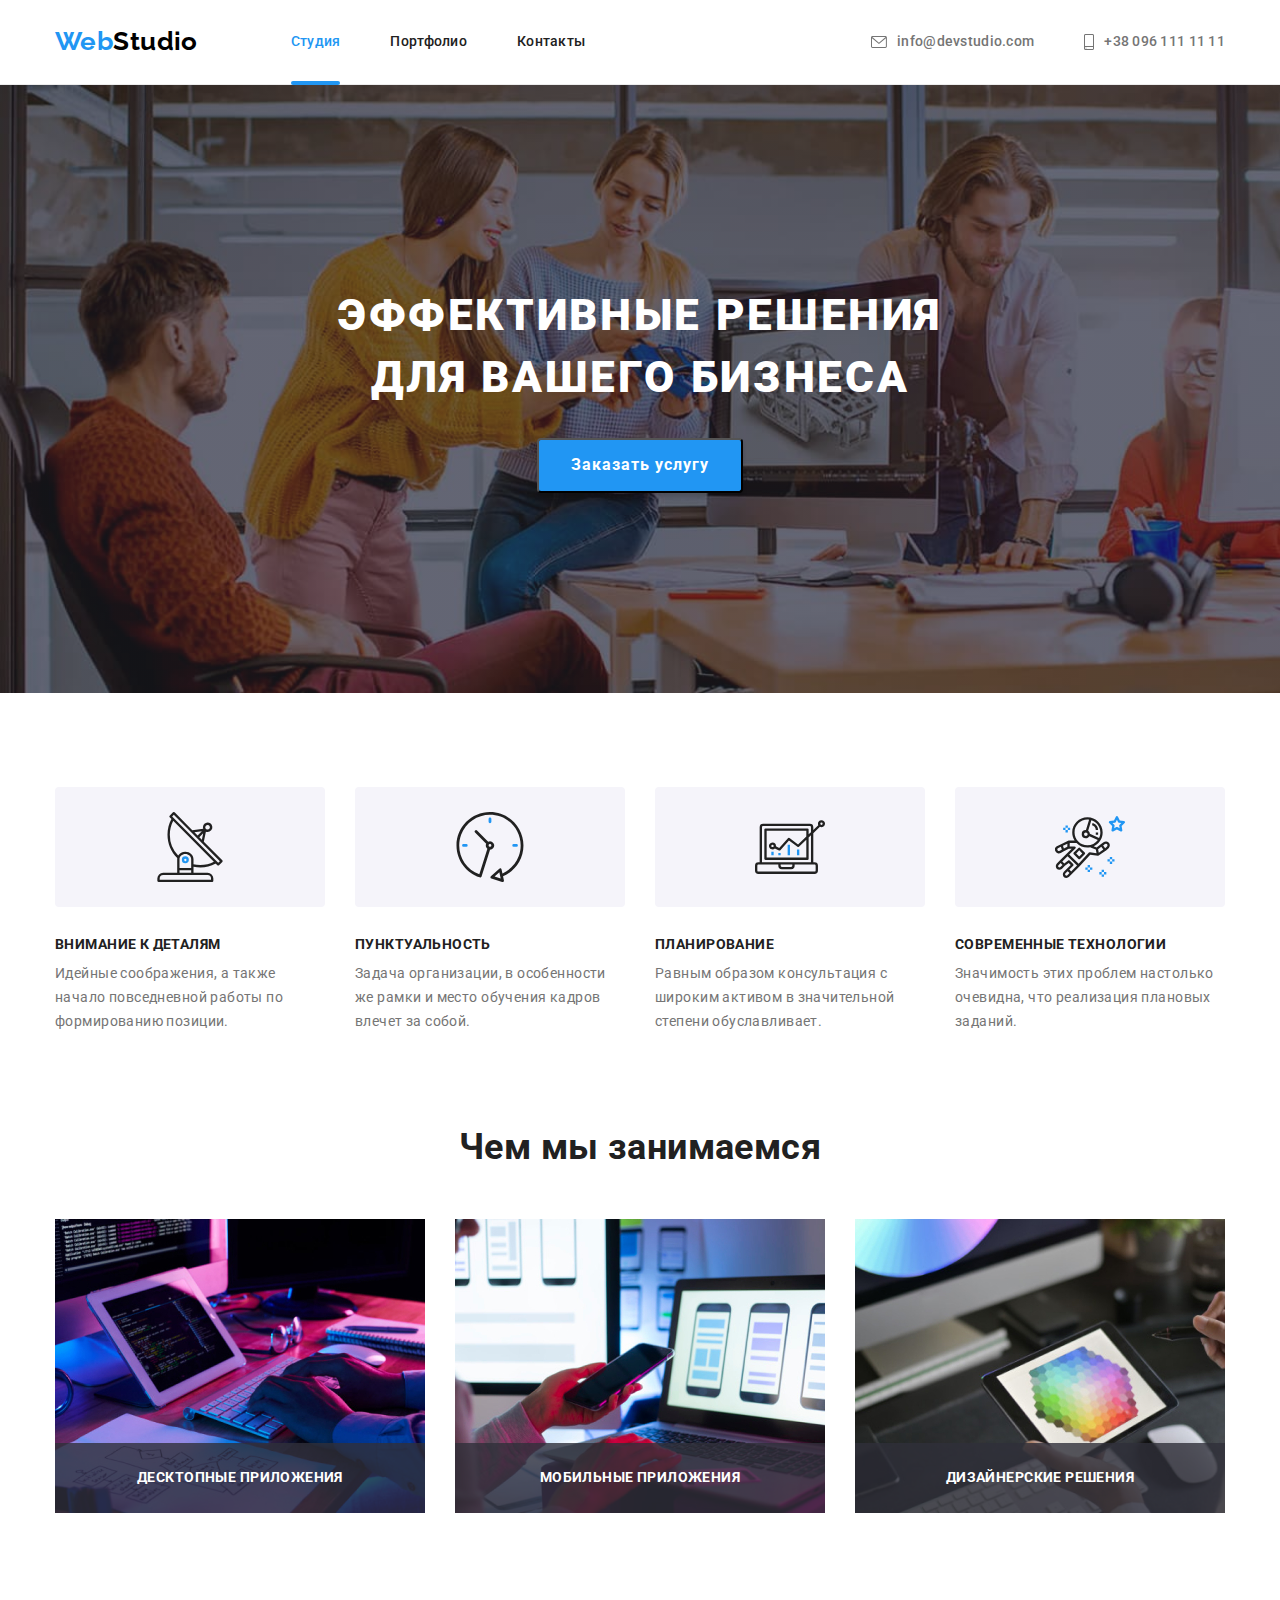
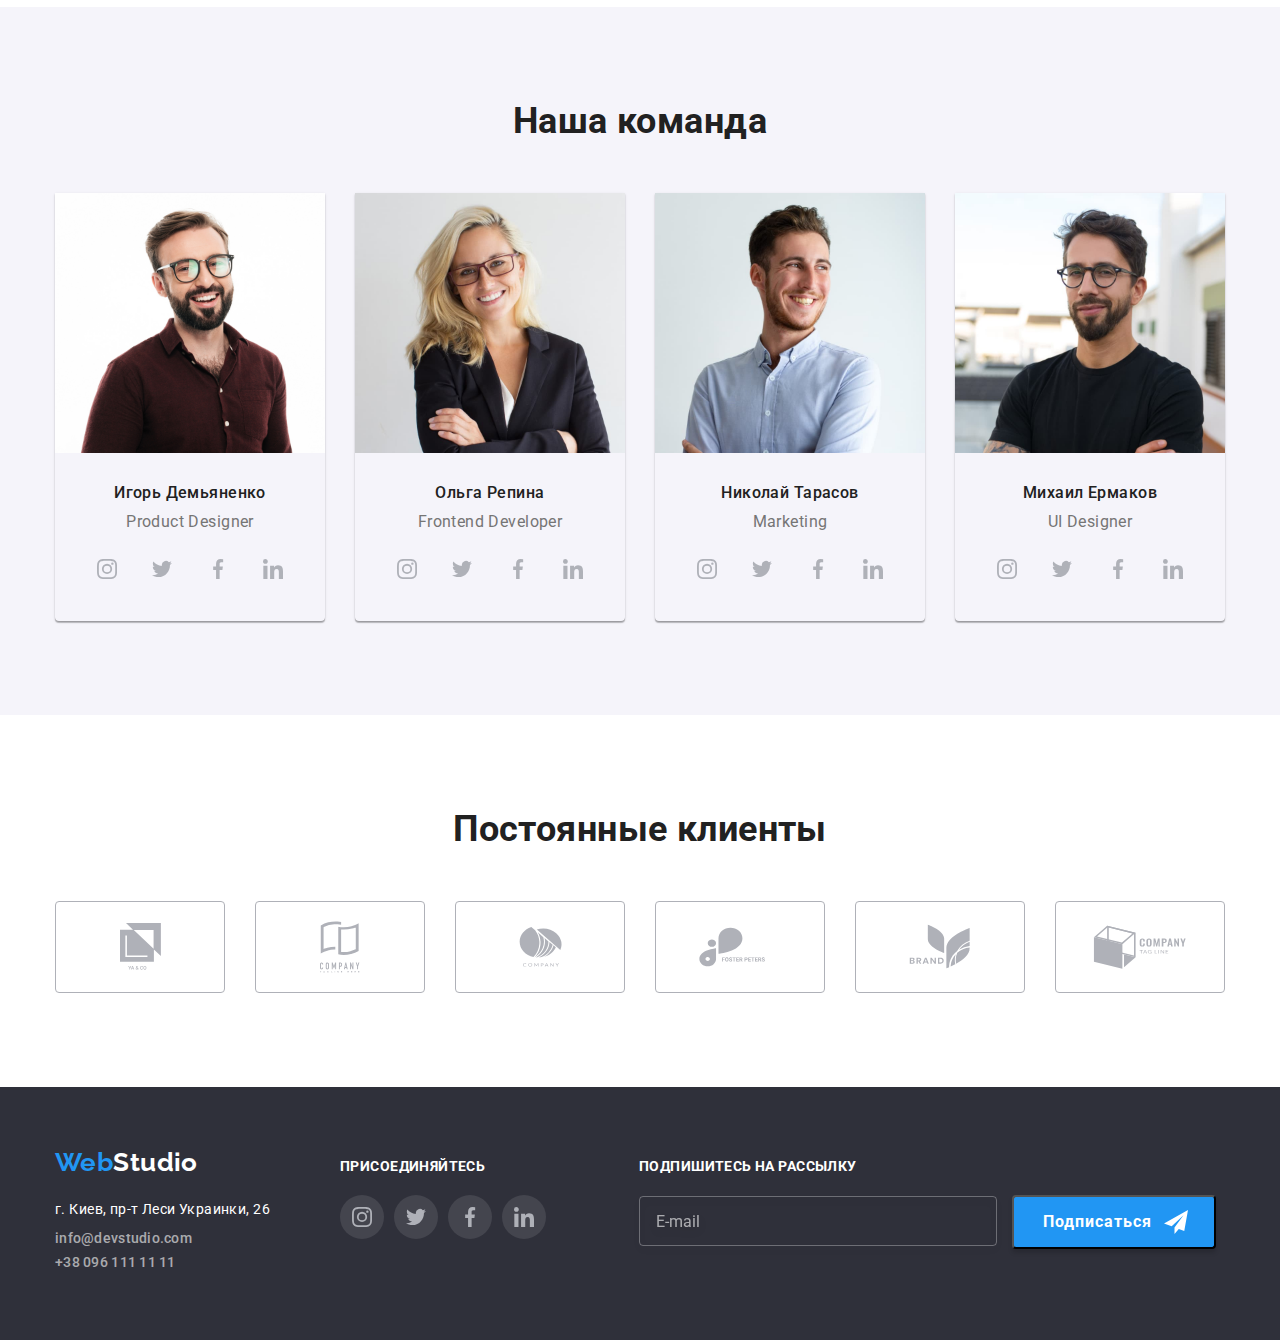
<file: index.html>
<!DOCTYPE html>
<html lang="en">

<head>
    <meta charset="UTF-8">
    <meta http-equiv="X-UA-Compatible" content="IE=edge">
    <meta name="viewport" content="width=device-width, initial-scale=1.0">
    <title>Студия</title>
    <link rel="preconnect" href="https://fonts.googleapis.com">
    <link rel="preconnect" href="https://fonts.gstatic.com" crossorigin>
    <link href="https://fonts.googleapis.com/css2?family=Raleway:wght@700&family=Roboto:wght@400;500;700;900&display=swap"
        rel="stylesheet">
        <link rel="stylesheet" href="./css/normalize.css">
    <link rel="stylesheet" href="./css/styles.css">
</head>

<body>
    <header class="header">
            <div class="container header-nav">
                    <nav class="site-nav">
                        <a href="./index.html" class="logo"><span class="logo-accent">Web</span>Studio</a>
                        <ul class="site-nav-list list">
                            <li><a href="" class="header-link link current">Студия</a></li>
                            <li><a href="./portfolio.html" class="header-link link">Портфолио</a></li>
                            <li><a href="" class="header-link link">Контакты</a></li>
                        </ul>
                    </nav>
                        <ul class="site-nav-contacts list">
                            <li>
                                <a href="mailto:info@devstudio.com" class="mail mail-header link">
                                    <svg class="envelope-icon" width="16" height="12">
                                        <use href="./images/icons.svg#icon-envelope"></use>
                                    </svg>
                                    <span>info@devstudio.com</span>
                                </a>
                            </li>
                            <li>
                                <a href="tel:+380961111111" class="tel tel-header link">
                                    <svg class="smartphone-icon" width="10" height="20">
                                        <use href="./images/icons.svg#icon-smartphone"></use>
                                    </svg>
                                    <span>+38 096 111 11 11</span>
                                </a>
                            </li>
                        </ul>  
            </div>
    </header>

    <main>
            <section class="hero">
                <div class="hero-section">
                    <h1 class="hero-title">Эффективные решения для вашего бизнеса</h1>
            
                    <button type="button" class="button primary" data-modal-open>Заказать услугу</button>
                </div>
            </section>
            <section class="feature feature-section-add">
               <div class="container">
                    <h2 class="feature-title" hidden>Особенности</h2>
                    <ul class="feature-list list">
                        <li class="feature-list-item">
                            <div class="feature-item-block">
                                <svg class="feature-first feature-element" width="70" height="70">
                                    <use href="./images/icons.svg#icon-antenna"></use>
                                </svg>
                            </div>
                            <h3 class="feature-list-title">Внимание к деталям</h3>
                            <p class="feature-list-text">Идейные соображения, а также начало повседневной работы по формированию позиции.</p>
                        </li>
                        <li class="feature-list-item">
                            <div class="feature-item-block">
                                <svg class="feature-second feature-element" width="70" height="70">
                                    <use href="./images/icons.svg#icon-clock"></use>
                                </svg>
                            </div>
                            <h3 class="feature-list-title">Пунктуальность</h3>
                            <p class="feature-list-text">Задача организации, в особенности же рамки и место обучения кадров влечет за собой.</p>
                        </li>
                        <li class="feature-list-item">
                            <div class="feature-item-block">
                                <svg class="feature-third feature-element" width="70" height="70">
                                    <use href="./images/icons.svg#icon-diagram"></use>
                                </svg>
                            </div>
                            <h3 class="feature-list-title">Планирование</h3>
                            <p class="feature-list-text">Равным образом консультация с широким активом в значительной степени обуславливает.</p>
                        </li>
                        <li class="feature-list-item">
                            <div class="feature-item-block">
                                <svg class="feature-forth feature-element" width="70" height="70">
                                    <use href="./images/icons.svg#icon-astronaut"></use>
                                </svg>
                            </div>
                            <h3 class="feature-list-title">Современные технологии</h3>
                            <p class="feature-list-text">Значимость этих проблем настолько очевидна, что реализация плановых заданий.</p>
                        </li>
                    </ul>
               </div>
            </section>
        
            <section class="work work-section-add">
                <div class="container">
                    <h2 class="work-title">Чем мы занимаемся</h2>
                    <ul class="work-list list">
                        <li class="work-list-item">
                            <div class="work-list-item-card">
                                <img class="work-image" src="./images/img1.jpg" width="370" height="294" alt="Работа на компьютере">
                                <div class="work-text">
                                    <p>Десктопные приложения</p>
                                </div>
                            </div>
                        </li>
                        <li class="work-list-item">
                            <div class="work-list-item-card">
                                <img class="work-image" src="./images/img2.jpg" width="370" height="294" alt="Работа с телефоном">
                                <div class="work-text">
                                    <p>Мобильные приложения</p>
                                </div>
                            </div>
                        </li>
                        <li class="work-list-item">
                            <div class="work-list-item-card">
                                <img class="work-image" src="./images/img3.jpg" width="370" height="294" alt="Работа с планшетом">
                                <div class="work-text">
                                    <p>Дизайнерские решения</p>
                                </div>
                            </div>
                        </li>
                    </ul>
                </div>
            </section>      
            <section class="team section">
                <div class="container">
                    <h2 class="team-title">Наша команда</h2>
                    <ul class="team-list list">
                        <li class="team-item">
                            <img src="./images/img_person1.jpg" width="270" height="260" alt="Игорь Демьяненко">
                            <div class="team-content">
                                <h3 class="item-title">Игорь Демьяненко</h3>
                                <p class="team-text">Product Designer</p>
                                <ul class="social-links-group">
                                    <li class="social-links-group-list list">
                                        <a href="" class="social-link-item">
                                            <svg class="social-link" width="20" height="20">
                                                <use href="./images/icons.svg#icon-instagram"></use>
                                            </svg>
                                        </a>
                                    </li>
                                    <li class="social-links-group-list list">
                                        <a href="" class="social-link-item">
                                            <svg class="social-link" width="20" height="20">
                                                <use href="./images/icons.svg#icon-twitter"></use>
                                            </svg>
                                        </a>
                                    </li>
                                    <li class="social-links-group-list list">
                                        <a href="" class="social-link-item">
                                            <svg class="social-link" width="20" height="20">
                                                <use href="./images/icons.svg#icon-facebook"></use>
                                            </svg>
                                        </a>
                                    </li>
                                    <li class="social-links-group-list list">
                                        <a href="" class="social-link-item">
                                            <svg class="social-link" width="20" height="20">
                                                <use href="./images/icons.svg#icon-linkedin"></use>
                                            </svg>
                                        </a>
                                    </li>
                                </ul>
                            </div>
                        </li>
                        <li class="team-item">
                            <img src="./images/img_person2.jpg" width="270" height="260" alt="Ольга Репина">
                            <div class="team-content">
                                <h3 class="item-title">Ольга Репина</h3>
                                <p class="team-text">Frontend Developer</p>
                                <ul class="social-links-group">
                                    <li class="social-links-group-list list">
                                        <a href="" class="social-link-item">
                                            <svg class="social-link" width="20" height="20">
                                                <use href="./images/icons.svg#icon-instagram"></use>
                                            </svg>
                                        </a>
                                    </li>
                                    <li class="social-links-group-list list">
                                        <a href="" class="social-link-item">
                                            <svg class="social-link" width="20" height="20">
                                                <use href="./images/icons.svg#icon-twitter"></use>
                                            </svg>
                                        </a>
                                    </li>
                                    <li class="social-links-group-list list">
                                        <a href="" class="social-link-item">
                                            <svg class="social-link" width="20" height="20">
                                                <use href="./images/icons.svg#icon-facebook"></use>
                                            </svg>
                                        </a>
                                    </li>
                                    <li class="social-links-group-list list">
                                        <a href="" class="social-link-item">
                                            <svg class="social-link" width="20" height="20">
                                                <use href="./images/icons.svg#icon-linkedin"></use>
                                            </svg>
                                        </a>
                                    </li>
                                </ul>
                            </div>
                        </li>
                        <li class="team-item">
                            <img src="./images/img_person3.jpg" width="270" height="260" alt="Николай Тарасов">
                            <div class="team-content">
                                <h3 class="item-title">Николай Тарасов</h3>
                                <p class="team-text">Marketing</p>
                                <ul class="social-links-group">
                                    <li class="social-links-group-list list">
                                        <a href="" class="social-link-item">
                                            <svg class="social-link" width="20" height="20">
                                                <use href="./images/icons.svg#icon-instagram"></use>
                                            </svg>
                                        </a>
                                    </li>
                                    <li class="social-links-group-list list">
                                        <a href="" class="social-link-item">
                                            <svg class="social-link" width="20" height="20">
                                                <use href="./images/icons.svg#icon-twitter"></use>
                                            </svg>
                                        </a>
                                    </li>
                                    <li class="social-links-group-list list">
                                        <a href="" class="social-link-item">
                                            <svg class="social-link" width="20" height="20">
                                                <use href="./images/icons.svg#icon-facebook"></use>
                                            </svg>
                                        </a>
                                    </li>
                                    <li class="social-links-group-list list">
                                        <a href="" class="social-link-item">
                                            <svg class="social-link" width="20" height="20">
                                                <use href="./images/icons.svg#icon-linkedin"></use>
                                            </svg>
                                        </a>
                                    </li>
                                </ul>
                            </div>
                        </li>
                        <li class="team-item"> 
                            <img src="./images/img_person4.jpg" width="270" height="260" alt="Михаил Ермаков">
                            <div class="team-content">
                                <h3 class="item-title">Михаил Ермаков</h3>
                                <p class="team-text">UI Designer</p>
                                <ul class="social-links-group">
                                    <li class="social-links-group-list list">
                                        <a href="" class="social-link-item">
                                            <svg class="social-link" width="20" height="20">
                                                <use href="./images/icons.svg#icon-instagram"></use>
                                            </svg>
                                        </a>
                                    </li>
                                    <li class="social-links-group-list list">
                                        <a href="" class="social-link-item">
                                            <svg class="social-link" width="20" height="20">
                                                <use href="./images/icons.svg#icon-twitter"></use>
                                            </svg>
                                        </a>
                                    </li>
                                    <li class="social-links-group-list list">
                                        <a href="" class="social-link-item">
                                            <svg class="social-link" width="20" height="20">
                                                <use href="./images/icons.svg#icon-facebook"></use>
                                            </svg>
                                        </a>
                                    </li>
                                    <li class="social-links-group-list list">
                                        <a href="" class="social-link-item">
                                            <svg class="social-link" width="20" height="20">
                                                <use href="./images/icons.svg#icon-linkedin"></use>
                                            </svg>
                                        </a>
                                    </li>
                                </ul>
                            </div>
                        </li>
                    </ul>
                </div>
                
            </section>
            
            <section class="clients section">
                <div class="container">
                    <h2 class="clients-title">
                        Постоянные клиенты
                    </h2>
                   <div class="clients-list">
                        <ul class="clients-list-list list">
                            <li class="clients-list-item">
                                <a class="clients-list-link link" href="">
                                    <svg class="client-link" width="41" height="47">
                                        <use href="./images/icons.svg#icon-company1"></use>
                                    </svg>
                                </a>
                            </li>
                            <li class="clients-list-item">
                                <a class="clients-list-link link" href="">
                                    <svg class="client-link" width="40" height="52">
                                        <use href="./images/icons.svg#icon-company2"></use>
                                    </svg>
                                </a>
                            </li>
                            <li class="clients-list-item">
                                <a class="clients-list-link link" href="">
                                    <svg class="client-link" width="43" height="41">
                                        <use href="./images/icons.svg#icon-company3"></use>
                                    </svg>
                                </a>
                            </li>
                            <li class="clients-list-item">
                                <a class="clients-list-link link" href="">
                                    <svg class="client-link" width="84" height="40">
                                        <use href="./images/icons.svg#icon-company4"></use>
                                    </svg>
                                </a>
                            </li>
                            <li class="clients-list-item">
                                <a class="clients-list-link link" href="">
                                    <svg class="client-link" width="62" height="45">
                                        <use href="./images/icons.svg#icon-company5"></use>
                                    </svg>
                                </a>
                            </li>
                            <li class="clients-list-item">
                                <a class="clients-list-link link" href="">
                                    <svg class="client-link" width="94" height="44">
                                        <use href="./images/icons.svg#icon-company6"></use>
                                    </svg>
                                </a>
                            </li>
                        </ul>
                   </div>
                </div>
            </section>
    </main>

    <footer class="footer">
       <div class="container footer-flex">
            <div class="footer-contacts">
                <a href="./index.html" class="logo-footer"><span class="logo-accent">Web</span>Studio</a>
                <address class="address">
                    <p>г. Киев, пр-т Леси Украинки, 26</p>
                    <a href="mailto:info@devstudio.com" class="mail mail-footer">info@devstudio.com</a>
                    <a href="tel:+380961111111" class="tel tel-footer">+38 096 111 11 11</a>
                </address>
            </div>
            <div class="social-links-footer">
                    <p class="social-links-footer-title">Присоединяйтесь</p>
                <ul class="social-links-group">
                    <li class="social-link-group-item list">
                        <a href="" class="social-link-item social-link-item-footer">
                            <svg class="social-link social-link-footer" width="20" height="20">
                                <use href="./images/icons.svg#icon-instagram"></use>
                            </svg>
                        </a>
                    </li>
                    <li class="social-link-group-item list">
                        <a href="" class="social-link-item social-link-item-footer">
                            <svg class="social-link social-link-footer" width="20" height="20">
                                <use href="./images/icons.svg#icon-twitter"></use>
                            </svg>
                        </a>
                    </li>
                    <li class="social-link-group-item list">
                        <a href="" class="social-link-item social-link-item-footer">
                            <svg class="social-link social-link-footer" width="20" height="20">
                                <use href="./images/icons.svg#icon-facebook"></use>
                            </svg>
                        </a>
                    </li>
                    <li class="social-link-group-item list">
                        <a href="" class="social-link-item social-link-item-footer">
                            <svg class="social-link social-link-footer" width="20" height="20">
                                <use href="./images/icons.svg#icon-linkedin"></use>
                            </svg>
                        </a>
                    </li>
                </ul>
            </div>
            <div class="footer-contacts-form">
                <p class="footer-contacts-form-title">Подпишитесь на рассылку</p>
                <form class="footer-contacts-form-field">
                    <input class="footer-contacts-form-input" type="email" name="user-email" placeholder="E-mail">
                    <div class="footer-contacts-button">
                        <button type="submit" class="footer-button button primary">Подписаться</button>
                        <svg class="footer-button-icon" width="24" height="24">
                            <use href="./images/icons.svg#icon-icon-send"></use>
                        </svg>
                    </div>
                </form>
            </div>
       </div>
    </footer>
    
    <div class="backdrop is-hidden" data-modal>
        <div class="modal">
            <button type="button" class="close-button" data-modal-close>
                <svg class="close-btn" width="11" height="11">
                    <use href="./images/icons.svg#icon-close-btn"></use>
                </svg>
            </button>
            <p class="modal-form-head-title">Оставьте свои данные, мы вам перезвоним</p>
            <form class="modal-form">
                <label class="modal-form-field">Имя
                    <span class="modal-form-input-wraper">
                        <input type="text" name="user-name" class="modal-form-input" required>
                        <svg class="modal-form-icon" width="12" height="12">
                            <use href="./images/icons.svg#icon-form-person"></use>
                        </svg>
                    </span>
                </label>
                <label class="modal-form-field">Телефон
                    <span class="modal-form-input-wraper">
                        <input type="tel" name="user-tel" class="modal-form-input" required>
                        <svg class="modal-form-icon" width="13" height="13">
                            <use href="./images/icons.svg#icon-form-phone"></use>
                        </svg>
                    </span>
                </label>
                <label class="modal-form-field">Почта
                    <span class="modal-form-input-wraper">
                        <input type="email" name="user-email" class="modal-form-input" required>
                        <svg class="modal-form-icon" width="15" height="12">
                            <use href="./images/icons.svg#icon-form-envelope"></use>
                        </svg>
                    </span>
                </label>
                <label class="modal-form-field">Комментарий
                    <textarea name="user-comment" id="" class="modal-form-comment" placeholder="Введите текст"></textarea>
                </label>
                <div class="modal-form-checkbox">
                    <input type="checkbox" name="user-checkbox" id="modal-policy" class="modal-form-checkbox-icon visually-hidden">
                    <label class="modal-form-policy" for="modal-policy">
                        Соглашаюсь с рассылкой и принимаю&nbsp;<a class="modal-form-policy-link" href="">Условия договора</a>
                    </label>
                </div>
                <button type="submit" class="modal-form-button button primary">Отправить</button>
            </form>
        </div>
    </div>

    <script src="./js/modal.js"></script>

</body>

</html>
</file>
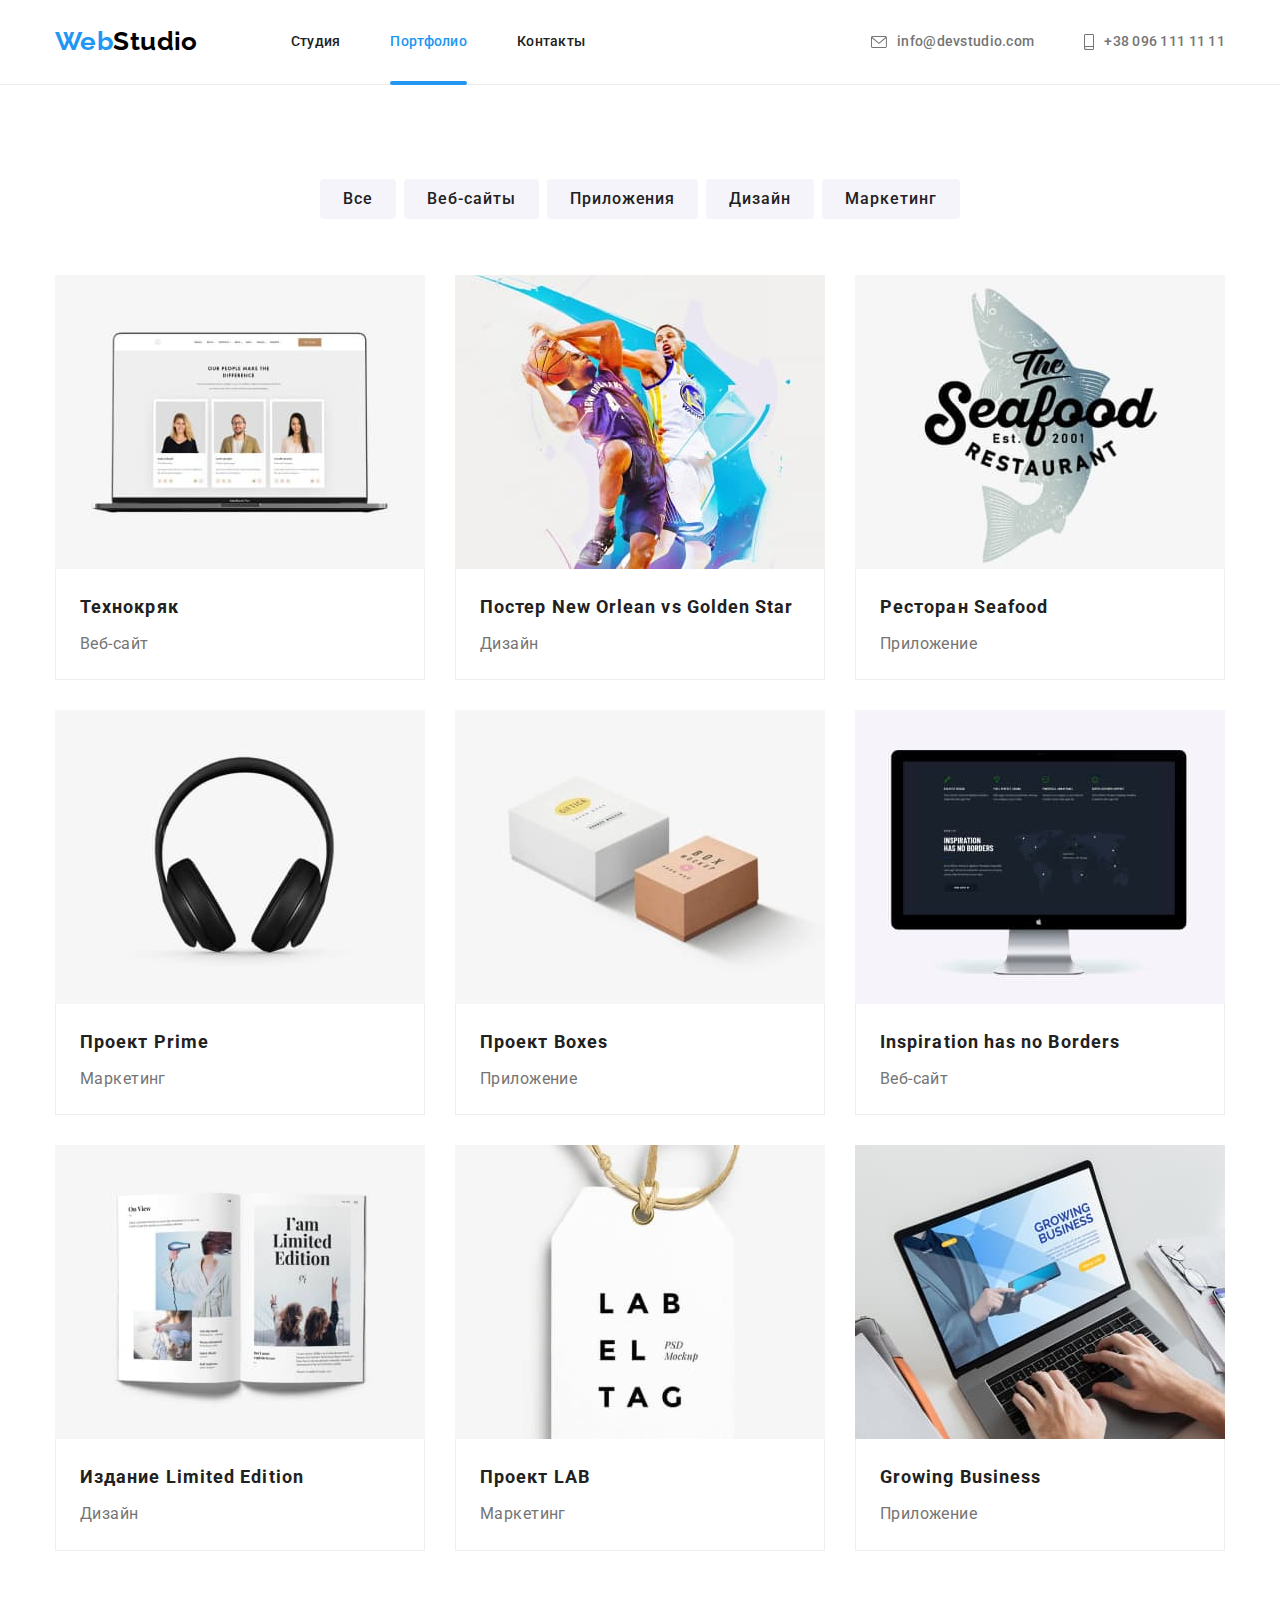
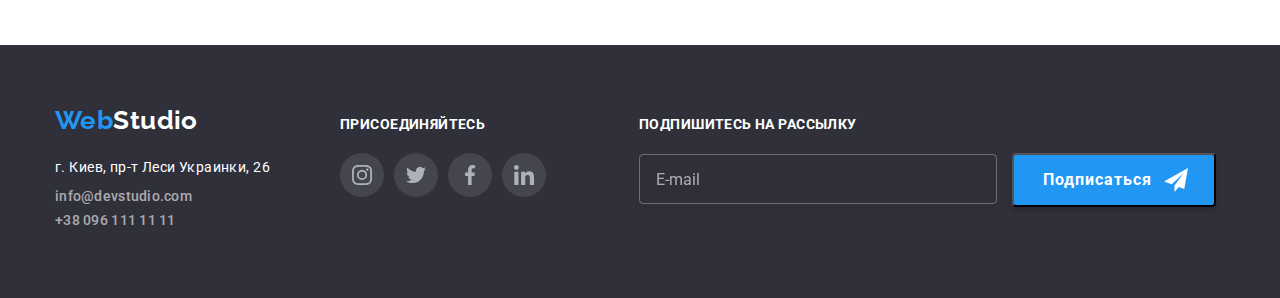
<file: portfolio.html>
<!DOCTYPE html>
<html lang="en">
<head>
    <meta charset="UTF-8">
    <meta http-equiv="X-UA-Compatible" content="IE=edge">
    <meta name="viewport" content="width=device-width, initial-scale=1.0">
    <title>Портфолио</title>
    <link rel="preconnect" href="https://fonts.googleapis.com">
    <link rel="preconnect" href="https://fonts.gstatic.com" crossorigin>
    <link href="https://fonts.googleapis.com/css2?family=Raleway:wght@700&family=Roboto:wght@400;500;700;900&display=swap"
        rel="stylesheet">
        <link rel="stylesheet" href="./css/normalize.css">
    <link rel="stylesheet" href="./css/styles.css">
</head>
<body>
    <header class="header">
        <div class="container header-nav">
            <nav class="site-nav">
                <a href="./index.html" class="logo"><span class="logo-accent">Web</span>Studio</a>
                <ul class="site-nav-list list">
                    <li><a href="./index.html" class="header-link link">Студия</a></li>
                    <li><a href="./portfolio.html" class="header-link link current">Портфолио</a></li>
                    <li><a href="" class="header-link link">Контакты</a></li>
                </ul>
            </nav>
            <ul class="site-nav-contacts list">
                <li>
                    <a href="mailto:info@devstudio.com" class="mail mail-header link">
                        <svg class="envelope-icon" width="16" height="12">
                            <use href="./images/icons.svg#icon-envelope"></use>
                        </svg>
                        <span>info@devstudio.com</span>
                    </a>
                </li>
                <li>
                    <a href="tel:+380961111111" class="tel tel-header link">
                        <svg class="smartphone-icon" width="10" height="20">
                            <use href="./images/icons.svg#icon-smartphone"></use>
                        </svg>
                        <span>+38 096 111 11 11</span>
                    </a>
                </li>
            </ul>
        </div>
    </header>
    <main>
        <div class="container">
            <section class="filter section list">
                <h1 class="filter-title" hidden>Портфолио</h1>
                <ul class="filter-list list">
                    <li class="filter-list-item"><button type="button" class="button secondary">Все</button></li>
                    <li class="filter-list-item"><button type="button" class="button secondary">Веб-сайты</button></li>
                    <li class="filter-list-item"><button type="button" class="button secondary">Приложения</button></li>
                    <li class="filter-list-item"><button type="button" class="button secondary">Дизайн</button></li>
                    <li class="filter-list-item"><button type="button" class="button secondary">Маркетинг</button></li>
                </ul>
            
                <ul class="portfolio-list list">
                    <li class="portfolio-item">
                        <a class="portfolio-link link" href="">
                            <div class="portfolio-image">
                                <img src="./images/portfolio_1.jpg" width="370" height="294" alt="Веб-сайт">
                                <p class="portfolio-image-text">Технокряк это современная площадка распространения коронавируса. Компании используют
                                    эту платформу для цифрового
                                    шпионажа и атак на защищённые сервера конкурентов.</p>
                            </div>
                            <div class="portfolio-content">
                                <h2 class="portfolio-title">Технокряк</h2>
                                <p class="portfolio-text">Веб-сайт</p>
                            </div>
                        </a>
                    </li>
                    <li class="portfolio-item">
                        <a class="portfolio-link link" href="">
                            <div class="portfolio-image">
                                <img src="./images/portfolio_2.jpg" width="370" height="294" alt="Дизайн">
                                <p class="portfolio-image-text">Технокряк это современная площадка распространения коронавируса. Компании
                                    используют эту платформу для цифрового
                                    шпионажа и атак на защищённые сервера конкурентов.</p>
                            </div>
                            <div class="portfolio-content">
                                <h2 class="portfolio-title">Постер New Orlean vs Golden Star</h2>
                                <p class="portfolio-text">Дизайн</p>
                            </div>
                        </a>
                    </li>
                    <li class="portfolio-item">
                        <a class="portfolio-link link" href="">
                            <div class="portfolio-image">
                                <img src="./images/portfolio_3.jpg" width="370" height="294" alt="Приложение">
                                <p class="portfolio-image-text">Технокряк это современная площадка распространения коронавируса. Компании
                                    используют эту платформу для цифрового
                                    шпионажа и атак на защищённые сервера конкурентов.</p>
                            </div>
                            <div class="portfolio-content">
                                <h2 class="portfolio-title">Ресторан Seafood</h2>
                                <p class="portfolio-text">Приложение</p>
                            </div>
                        </a>
                    </li>
                    <li class="portfolio-item">
                        <a class="portfolio-link link" href="">
                            <div class="portfolio-image">
                                <img src="./images/portfolio_4.jpg" width="370" height="294" alt="Маркетинг">
                                <p class="portfolio-image-text">Технокряк это современная площадка распространения коронавируса. Компании
                                    используют эту платформу для цифрового
                                    шпионажа и атак на защищённые сервера конкурентов.</p>
                            </div>
                            <div class="portfolio-content">
                                <h2 class="portfolio-title">Проект Prime</h2>
                                <p class="portfolio-text">Маркетинг</p>
                            </div>
                        </a>
                    </li>
                    <li class="portfolio-item">
                        <a class="portfolio-link link" href="">
                            <div class="portfolio-image">
                                <img src="./images/portfolio_5.jpg" width="370" height="294" alt="Приложение">
                                <p class="portfolio-image-text">Технокряк это современная площадка распространения коронавируса. Компании
                                    используют эту платформу для цифрового
                                    шпионажа и атак на защищённые сервера конкурентов.</p>
                            </div>
                            <div class="portfolio-content">
                                <h2 class="portfolio-title">Проект Boxes</h2>
                                <p class="portfolio-text">Приложение</p>
                            </div>
                        </a>
                    </li>
                    <li class="portfolio-item">
                        <a class="portfolio-link link" href="">
                            <div class="portfolio-image">
                                <img src="./images/portfolio_6.jpg" width="370" height="294" alt="Веб-сайт">
                                <p class="portfolio-image-text">Технокряк это современная площадка распространения коронавируса. Компании
                                    используют эту платформу для цифрового
                                    шпионажа и атак на защищённые сервера конкурентов.</p>
                            </div>
                            <div class="portfolio-content">
                                <h2 class="portfolio-title">Inspiration has no Borders</h2>
                                <p class="portfolio-text">Веб-сайт</p>
                            </div>
                        </a>
                    </li>
                    <li class="portfolio-item">
                        <a class="portfolio-link link" href="">
                            <div class="portfolio-image">
                                <img src="./images/portfolio_7.jpg" width="370" height="294" alt="Дизайн">
                                <p class="portfolio-image-text">Технокряк это современная площадка распространения коронавируса. Компании
                                    используют эту платформу для цифрового
                                    шпионажа и атак на защищённые сервера конкурентов.</p>
                            </div>
                            <div class="portfolio-content">
                                <h2 class="portfolio-title">Издание Limited Edition</h2>
                                <p class="portfolio-text">Дизайн</p>
                            </div>
                        </a>
                    </li>
                    <li class="portfolio-item">
                        <a class="portfolio-link link" href="">
                            <div class="portfolio-image">
                                <img src="./images/portfolio_8.jpg" width="370" height="294" alt="Маркетинг">
                                <p class="portfolio-image-text">Технокряк это современная площадка распространения коронавируса. Компании
                                    используют эту платформу для цифрового
                                    шпионажа и атак на защищённые сервера конкурентов.</p>
                            </div>
                            <div class="portfolio-content">
                                <h2 class="portfolio-title">Проект LAB</h2>
                                <p class="portfolio-text">Маркетинг</p>
                            </div>
                        </a>
                    </li>
                    <li class="portfolio-item">
                       <a class="portfolio-link link" href="">
                        <div class="portfolio-image">
                            <img src="./images/portfolio_9.jpg" width="370" height="294" alt="Приложение">
                            <p class="portfolio-image-text">Технокряк это современная площадка распространения коронавируса. Компании
                                используют эту платформу для цифрового
                                шпионажа и атак на защищённые сервера конкурентов.</p>
                        </div>
                        <div class="portfolio-content">
                            <h2 class="portfolio-title">Growing Business</h2>
                            <p class="portfolio-text">Приложение</p>
                        </div>
                       </a>
                    </li>
                </ul>
            </section>

        </div>
    </main>

<footer class="footer">
    <div class="container footer-flex">
        <div class="footer-contacts">
            <a href="./index.html" class="logo-footer"><span class="logo-accent">Web</span>Studio</a>
            <address class="address">
                <p>г. Киев, пр-т Леси Украинки, 26</p>
                <a href="mailto:info@devstudio.com" class="mail">info@devstudio.com</a>
                <a href="tel:+380961111111" class="tel">+38 096 111 11 11</a>
            </address>
        </div>
        <div class="social-links-footer">
                <p class="social-links-footer-title">Присоединяйтесь</p>
            <ul class="social-links-group">
                <li class="social-link-group-item list">
                    <a href="" class="social-link-item social-link-item-footer">
                        <svg class="social-link social-link-footer" width="20" height="20">
                            <use href="./images/icons.svg#icon-instagram"></use>
                        </svg>
                    </a>
                </li>
                <li class="social-link-group-item list">
                    <a href="" class="social-link-item social-link-item-footer">
                        <svg class="social-link social-link-footer" width="20" height="20">
                            <use href="./images/icons.svg#icon-twitter"></use>
                        </svg>
                    </a>
                </li>
                <li class="social-link-group-item list">
                    <a href="" class="social-link-item social-link-item-footer">
                        <svg class="social-link social-link-footer" width="20" height="20">
                            <use href="./images/icons.svg#icon-facebook"></use>
                        </svg>
                    </a>
                </li>
                <li class="social-link-group-item list">
                    <a href="" class="social-link-item social-link-item-footer">
                        <svg class="social-link social-link-footer" width="20" height="20">
                            <use href="./images/icons.svg#icon-linkedin"></use>
                        </svg>
                    </a>
                </li>
            </ul>
        </div>
        <div class="footer-contacts-form">
            <p class="footer-contacts-form-title">Подпишитесь на рассылку</p>
            <form class="footer-contacts-form-field">
                <input class="footer-contacts-form-input" type="email" name="user-email" placeholder="E-mail">
                <div class="footer-contacts-button">
                    <button type="submit" class="footer-button button primary">Подписаться</button>
                    <svg class="footer-button-icon" width="24" height="24">
                        <use href="./images/icons.svg#icon-icon-send"></use>
                    </svg>
                </div>
            </form>
        </div>
    </div>
</footer>


</body>
</html>
</file>
<file: css/styles.css>
/* цвет основного текста - #757575 */
/* Вторичный цвет текста - #212121 */
/* основной цвет фона - #FFFFFF */
/* вторичный цвет фона - #F5F4FA */
/* цвет фона footer - #2F303A */
/* акцент - #2196F3 */

:root {
  --logo-color: #000000;
  --primary-text-color: #757575;
  --secondary-text-color: #212121;
  --main-bg-color: #ffffff;
  --secondary-bg-color: #f5f4fa;
  --footer-bg-color: #2f303a;
  --accent-color: #2196f3;
  --btn-primary-hover: #188ce8;
  --portfolio-border: #eeeeee;
  --header-border: #ececec;
  --bg-image-color: #c4c4c4;
}

body {
  background-color: var(--main-bg-color);
  color: var(--primary-text-color);

  font-family: 'Roboto', sans-serif;
  font-size: 14px;
  line-height: 1.7;
  letter-spacing: 0.03em;
}

/* pre */

h1,
h2,
h3,
h4,
h5,
h6,
p,
ul,
ol {
  padding: 0;
  margin: 0;
}

img {
  display: block;
  width: 100%;
}

.link {
  text-decoration: none;
}

.list {
  list-style: none;
}

.visually-hidden {
  position: absolute !important;
  clip: rect(1px 1px 1px 1px); /* IE6, IE7 */
  clip: rect(1px, 1px, 1px, 1px);
  padding: 0 !important;
  border: 0 !important;
  height: 1px !important;
  width: 1px !important;
  overflow: hidden;
}
/* common */

.container {
  margin-left: auto;
  margin-right: auto;
  width: 1200px;
  padding-left: 15px;
  padding-right: 15px;
}

.site-nav .link:hover,
.site-nav .link:focus,
.mail:hover,
.mail:focus,
.tel:hover,
.tel:focus {
  color: var(--accent-color);
  cursor: pointer;
}

.section {
  padding-top: 94px;
  padding-bottom: 94px;
}

/* Logo */
.logo {
  font-family: 'Raleway', sans-serif;
  font-weight: 700;
  font-size: 26px;
  line-height: 1.2;
  color: var(--logo-color);
  text-decoration: none;
  margin-right: 93px;
}

.logo-accent {
  color: var(--accent-color);
}

/* header */

.header {
  border-bottom: 1px solid var(--header-border);
}

.header-nav {
  align-items: center;
  display: flex;
}

.header-nav .header-link {
  display: inline-block;
}

.mail {
  margin-right: 50px;
}

.site-nav .link {
  padding-top: 32px;
  padding-bottom: 32px;
}

/* Site-nav */

.site-nav {
  display: flex;
  align-items: center;
  margin-right: auto;
}

.site-nav-list {
  display: flex;
}

.site-nav .link {
  font-weight: 500;
  line-height: 1.1;
  letter-spacing: 0.02em;
  text-decoration: none;
  color: var(--secondary-text-color);

  transition: color 250ms cubic-bezier(0.4, 0, 0.2, 1);
}

.site-nav li:not(:last-child) {
  margin-right: 50px;
}

.site-nav .link.current {
  color: var(--accent-color);
  position: relative;
}

.current::after {
  display: block;
  content: '';
  position: absolute;
  left: 0;
  bottom: -3px;
  width: 100%;
  height: 4px;
  border-radius: 2px;
  background-color: var(--accent-color);
}

.header-link {
  position: relative;
}

.header-link:hover::after,
.header-link:focus::after {
  display: block;
  content: '';
  position: absolute;
  left: 0;
  bottom: -3px;
  width: 100%;
  height: 4px;
  border-radius: 2px;
  background-color: var(--accent-color);
}

.site-nav-contacts {
  display: flex;
  align-items: center;
}

.envelope-icon,
.smartphone-icon {
  margin-right: 10px;
  fill: currentColor;
}

.mail:hover,
.mail:focus,
.tel:hover,
.tel:focus {
  fill: var(--accent-color);
}

.mail,
.tel {
  display: flex;
  align-items: center;

  font-weight: 500;
  line-height: 1.1;
  letter-spacing: 0.02em;
  text-decoration: none;
  color: var(--primary-text-color);
  color: #757575;
  transition: color 250ms cubic-bezier(0.4, 0, 0.2, 1);
}

.mail-header,
.tel-header {
  padding-top: 32px;
  padding-bottom: 32px;
}
/* hero */

.hero {
  background-image: linear-gradient(
      to right,
      rgba(47, 48, 58, 0.4),
      rgba(47, 48, 58, 0.4)
    ),
    url(../images/background-image.jpg);
  background-size: cover;
  background-color: var(--bg-image-color);
  max-width: 1600px;
  padding-top: 200px;
  padding-bottom: 200px;
  text-align: center;
}

.hero-section {
  max-width: 700px;
  margin: 0 auto;
}

.hero-title {
  font-weight: 900;
  font-size: 44px;
  line-height: 1.4;
  text-align: center;
  letter-spacing: 0.06em;
  text-transform: uppercase;
  color: var(--main-bg-color);
}

.hero .button {
  margin-top: 30px;
}

/* features */

.feature-title,
.work-title,
.team-title,
.filter-title,
.clients-title {
  font-weight: 700;
  font-size: 36px;
  line-height: 1.16;
  text-align: center;
  color: var(--secondary-text-color);
}

.feature-section-add {
  padding-top: 94px;
  padding-bottom: 47px;
}

.feature-list-title {
  font-weight: 700;
  line-height: 1.1;
  font-size: 14px;
  text-transform: uppercase;
  color: var(--secondary-text-color);
}

.feature-list {
  display: flex;
  margin-right: -30px;
  margin-bottom: -30px;
}

.feature-list-item {
  flex-basis: calc((100% - 120px) / 4);

  margin-right: 30px;
  margin-bottom: 30px;
}

.feature-list-text {
  margin-top: 10px;
}

.feature-item-block {
  background-color: #f5f4fa;
  border-radius: 4px;
  margin-bottom: 30px;
  display: flex;
  justify-content: center;
  align-items: center;
  height: 120px;
}

/* work */

.work-list {
  display: flex;
  margin-right: -30px;
  margin-bottom: -30px;
}

.work-list-item {
  flex-basis: calc((100% - 90px) / 3);

  margin-right: 30px;
  margin-bottom: 30px;
  margin-top: 50px;
}

.work-section-add {
  padding-top: 47px;
  padding-bottom: 94px;
}

.work-list-item-card {
  position: relative;
}

.work-text {
  position: absolute;
  bottom: 0;
  right: 0;
  width: 370px;
  height: 70px;
  background-color: rgba(47, 48, 58, 0.8);
}

.work-text p {
  padding-top: 27px;
  padding-bottom: 27px;
  font-weight: 700;
  line-height: 1.14;
  text-align: center;
  letter-spacing: 0.03em;
  text-transform: uppercase;
  color: var(--main-bg-color);
}

/* team */

.team {
  background-color: var(--secondary-bg-color);
}

.team-list {
  display: flex;
  margin-right: -30px;
  margin-bottom: -30px;
}

.team-item {
  box-shadow: 0px 1px 3px rgba(0, 0, 0, 0.12), 0px 1px 1px rgba(0, 0, 0, 0.14),
    0px 2px 1px rgba(0, 0, 0, 0.2);
  border-radius: 0px 0px 4px 4px;

  flex-basis: calc((100% - 120px) / 4);

  text-align: center;
  margin-right: 30px;
  margin-bottom: 30px;
}

.team-content {
  padding: 30px;
}

.team-title {
  margin-bottom: 50px;
}

.item-title {
  font-weight: 500;
  font-size: 16px;
  line-height: 1.2;
  text-align: center;
  color: var(--secondary-text-color);

  margin-bottom: 10px;
}

.team-text {
  font-size: 16px;
  line-height: 1.2;
  text-align: center;
  margin-bottom: 16px;
}

.social-links-group {
  display: flex;
  justify-content: space-between;
}

.social-link-item {
  border-radius: 50%;
  height: 44px;
  width: 44px;
  display: flex;
  justify-content: center;
  align-items: center;
  fill: #afb1b8;

  transition: background-color 250ms cubic-bezier(0.4, 0, 0.2, 1),
    fill 250ms cubic-bezier(0.4, 0, 0.2, 1);
}

.social-link-item:hover,
.social-link-item:focus {
  background-color: #2196f3;
  fill: #ffffff;
}

/* clients */

.clients-title {
  margin-bottom: 50px;
}

.clients .clients-list-list {
  display: flex;
  justify-content: space-between;
}

.clients-list-item {
  display: flex;
}

.clients-list-link {
  display: flex;
  justify-content: center;
  align-items: center;
  width: 170px;
  height: 92px;
  border: 1px solid #afb1b8;
  border-radius: 4px;
  fill: #afb1b8;

  transition: border 250ms cubic-bezier(0.4, 0, 0.2, 1),
    fill 250ms cubic-bezier(0.4, 0, 0.2, 1);
}

.clients-list-link:hover,
.clients-list-link:focus {
  border: 1px solid #2196f3;
  fill: #2196f3;
}

/* button */

.button {
  border-radius: 4px;
  display: inline-block;
  padding: 10px 32px;

  font-weight: 700;
  font-size: 16px;
  line-height: 1.9;
  text-align: center;
  letter-spacing: 0.06em;
  cursor: pointer;
  color: var(--main-bg-color);
  text-decoration: none;
}

.button.primary {
  box-shadow: 0px 4px 4px rgba(0, 0, 0, 0.15);
  color: var(--main-bg-color);
  background-color: var(--accent-color);

  transition: background-color 250ms cubic-bezier(0.4, 0, 0.2, 1),
    color 250ms cubic-bezier(0.4, 0, 0.2, 1);
}

.button.primary:hover,
.button.primary:focus {
  color: var(--main-bg-color);
  background-color: var(--btn-primary-hover);
}

.button.secondary {
  padding: 6px 22px;
  font-weight: 500;
  font-size: 16px;
  line-height: 1.6;
  text-align: center;
  border: 1px solid transparent;
  color: var(--secondary-text-color);
  background-color: var(--secondary-bg-color);

  transition: background-color 250ms cubic-bezier(0.4, 0, 0.2, 1),
    box-shadow 250ms cubic-bezier(0.4, 0, 0.2, 1),
    color 250ms cubic-bezier(0.4, 0, 0.2, 1);
}

.button.secondary:hover,
.button.secondary:focus {
  box-shadow: 0px 4px 4px rgba(0, 0, 0, 0.15);
  color: var(--main-bg-color);
  background-color: var(--accent-color);
}

/* footer */

.footer {
  background-color: var(--footer-bg-color);
  padding-top: 60px;
  padding-bottom: 60px;
}

.footer-contacts {
  display: flex;
  flex-direction: column;
  margin-right: 70px;
}


.address {
  font-style: normal;
  color: var(--main-bg-color);
  display: flex;
  flex-direction: column;
}

.address p {
  margin-bottom: 9px;
}

.address .mail {
  margin-bottom: 9px;
  color: rgba(255, 255, 255, 0.6);

  transition: background-color 250ms cubic-bezier(0.4, 0, 0.2, 1),
    color 250ms cubic-bezier(0.4, 0, 0.2, 1);
}

.address .tel {
  margin-bottom: 9px;
  color: rgba(255, 255, 255, 0.6);

  transition: background-color 250ms cubic-bezier(0.4, 0, 0.2, 1),
    color 250ms cubic-bezier(0.4, 0, 0.2, 1);
}

.address .tel:hover,
.address .mail:hover,
.address .tel:focus,
.address .mail:focus {
  color: var(--accent-color);
  cursor: pointer;
}

.logo-footer {
  font-family: 'Raleway', sans-serif;
  font-weight: 700;
  font-size: 26px;
  line-height: 1.2;
  text-decoration: none;
  color: var(--main-bg-color);
  margin-bottom: 20px;
}

.social-links-footer {
  display: flex;
  flex-direction: column;
}

.social-links-footer-title,
.footer-contacts-form-title {
  font-weight: 700;
  font-size: 14px;
  line-height: 1.14;
  text-transform: uppercase;
  color: var(--main-bg-color);
  margin-bottom: 20px;
}

.footer-flex {
  display: flex;
  align-items: baseline;
}

.social-links-footer {
  margin-right: 93px;
}

.social-link-group-item:not(:last-child) {
  margin-right: 10px;
}

.social-link-item-footer {
  background-color: rgba(255, 255, 255, 0.1);
}

.footer-contacts-button {
  position: relative;
  display: inline-block;
}

.footer-button {
  padding-left: 29px;
  padding-right: 62px; 
}

.footer-button-icon {
  position: absolute;
  bottom: 50%;
  right: 28px;
  transform: translateY(50%);
}

.footer-contacts-form-input {
  width: 358px;
  height: 50px;
  padding-left: 16px;
  padding-top: 15px;
  padding-bottom: 15px;
  margin-right: 12px;

  border: 1px solid rgba(255, 255, 255, 0.3);
  filter: drop-shadow(0px 4px 4px rgba(0, 0, 0, 0.15));
  border-radius: 4px;
  background-color: transparent;

  color: rgba(255, 255, 255, 0.6);
  font-size: 16px;
  line-height: 1.25;
}

.footer-contacts-form-input::placeholder {
  color: rgba(255, 255, 255, 0.6);
}

/* portfolio page */

/* filter */

.filter-list {
  display: flex;
  justify-content: center;
  margin-bottom: 56px;
}

.filter-list-item:not(:last-child) {
  margin-right: 8px;
}

/* portfolio */
.portfolio-title {
  font-weight: 700;
  font-size: 18px;
  line-height: 2;
  letter-spacing: 0.06em;
  margin-bottom: 4px;

  color: var(--secondary-text-color);
}

.portfolio-list {
  display: flex;
  flex-wrap: wrap;
  margin-right: -30px;
  margin-bottom: -30px;
}

.portfolio-item {
  background-color: var(--main-bg-color);
  flex-basis: calc((100% - 90px) / 3);
  margin-right: 30px;
  margin-bottom: 30px;

  transition: box-shadow 250ms cubic-bezier(0.4, 0, 0.2, 1);
}

.portfolio-item:hover,
.portfolio-item:focus {
  box-shadow: 0px 1px 1px rgba(0, 0, 0, 0.12), 0px 4px 4px rgba(0, 0, 0, 0.06),
    1px 4px 6px rgba(0, 0, 0, 0.16);
}

.portfolio-content {
  padding: 20px 24px;

  border: 1px solid var(--portfolio-border);
  border-top: none;
}

.portfolio-text {
  font-size: 16px;
  line-height: 1.9;
}

.portfolio-image {
  position: relative;
  overflow: hidden;
}

.portfolio-image-text {
  position: absolute;
  top: 0;
  left: 0;
  padding: 63px 24px;
  width: 100%;
  height: 100%;
  background-color: rgba(33, 150, 243, 0.9);

  font-size: 18px;
  line-height: 1.55;
  letter-spacing: 0.03em;

  color: var(--main-bg-color);

  transform: translateY(100%);
  transition: transform 250ms cubic-bezier(0.4, 0, 0.2, 1);
}

.portfolio-link:hover .portfolio-image-text,
.portfolio-link:focus .portfolio-image-text {
  transform: translateY(0);
}

.portfolio-link {
  color: var(--primary-text-color);
}

/* modal */

.backdrop {
  position: fixed;
  top: 0;
  left: 0;
  right: 0;
  bottom: 0;
  z-index: 100;

  background-color: rgba(0, 0, 0, 0.2);

  transition: opacity 250ms cubic-bezier(0.4, 0, 0.2, 1),
    visibility 250ms cubic-bezier(0.4, 0, 0.2, 1);
}

.modal {
  position: absolute;
  top: 50%;
  left: 50%;
  transform: translate(-50%, -50%);

  max-width: 528px;
  max-height: 581px;
  padding: 40px;
  background-color: var(--main-bg-color);
  box-shadow: 0px 1px 3px rgba(0, 0, 0, 0.12), 0px 1px 1px rgba(0, 0, 0, 0.14),
    0px 2px 1px rgba(0, 0, 0, 0.2);
  border-radius: 4px;
}

.close-button {
  position: absolute;
  top: 8px;
  right: 8px;
  width: 30px;
  height: 30px;

  background: var(--main-bg-color);
  border-radius: 50%;
  border: 1px solid rgba(0, 0, 0, 0.1);
  background-color: transparent;
  padding: 0;
  cursor: pointer;
  transition: border-color 250ms cubic-bezier(0.4, 0, 0.2, 1),
  fill 250ms cubic-bezier(0.4, 0, 0.2, 1);
}

.close-button:hover,
.close-button:focus {
  border-color: var(--accent-color);
}

.close-button:hover > .close-btn,
.close-button:focus > .close-btn {
  fill: var(--accent-color);
}

.is-hidden {
  opacity: 0;
  visibility: hidden;
  pointer-events: none;
}

/* modal-form */

.modal-form {
  display: flex;
  flex-direction: column;

  
}

.modal-form-head-title {
  margin-bottom: 12px;

  font-weight: 700;
  font-size: 20px;
  line-height: 1.15;
  text-align: center;
  letter-spacing: 0.03em;

  color: var(--secondary-text-color);
}

.modal-form-field {
  margin-bottom: 10px;

  font-size: 12px;
  line-height: 1.16;
  letter-spacing: 0.01em;

  color: var(--primary-text-color);
}

.modal-form-input-wraper {
  position: relative;
  display: block;
  margin-top: 4px;
}

.modal-form-input {
  width: 448px;
  height: 40px;
  padding-left: 42px;

  font-size: 12px;
  line-height: 1.16;
  letter-spacing: 0.01em;
  color: var(--primary-text-color);

  border: 1px solid rgba(33, 33, 33, 0.2);
  border-radius: 4px;

  transition: border-color 250ms cubic-bezier(0.4, 0, 0.2, 1),
 fill 250ms cubic-bezier(0.4, 0, 0.2, 1);
}

.modal-form-input:focus {
  border-color: var(--accent-color);

  outline: none;
}

.modal-form-icon {
  position: absolute;
  display: block;
  top: 50%;
  left: 15px;
  transform: translateY(-50%);
}

.modal-form-input:focus + .modal-form-icon {
  fill: var(--accent-color);
}

.modal-form-comment {
  width: 100%;
  height: 120px;

  padding: 12px 16px;

  border: 1px solid rgba(33, 33, 33, 0.2);
  border-radius: 4px;

  resize: none;

  transition: border-color 250ms cubic-bezier(0.4, 0, 0.2, 1);
}

.modal-form-comment:focus {
  border-color: var(--accent-color);

  outline: none;
}

.modal-form-comment::placeholder {
  font-size: 14px;
  line-height: 1.14;
  letter-spacing: 0.01em;

  color: rgba(117, 117, 117, 0.5);
}

.modal-form-policy {
  display: flex;
  align-items: center;

  margin-bottom: 30px;s
  line-height: 1.71;
  letter-spacing: 0.03em;

  color: var(--primary-text-color);
}

.modal-form-checkbox {
  position: relative;
}

.modal-form-policy::before {
  content: '';
  display: block;
  width: 16px;
  height: 15px;
  border-radius: 2px;
  background-color: transparent;
  border: 2px solid var(--secondary-text-color);
  cursor: pointer;
  margin-right: 7px;
}

.modal-form-checkbox-icon {
  position: absolute;
  top: 0;
  left: 0;
}

.modal-form-checkbox-icon:checked + .modal-form-policy::before {
  background-image: url(../images/icon-check.svg);
  background-repeat: no-repeat;
  background-position: center;
  background-color: var(--accent-color);
}

.modal-form-button {
  align-self: center;

  padding: 10px 55px;
}

.modal-form-policy-link {
  color: var(--accent-color);
}
</file>
